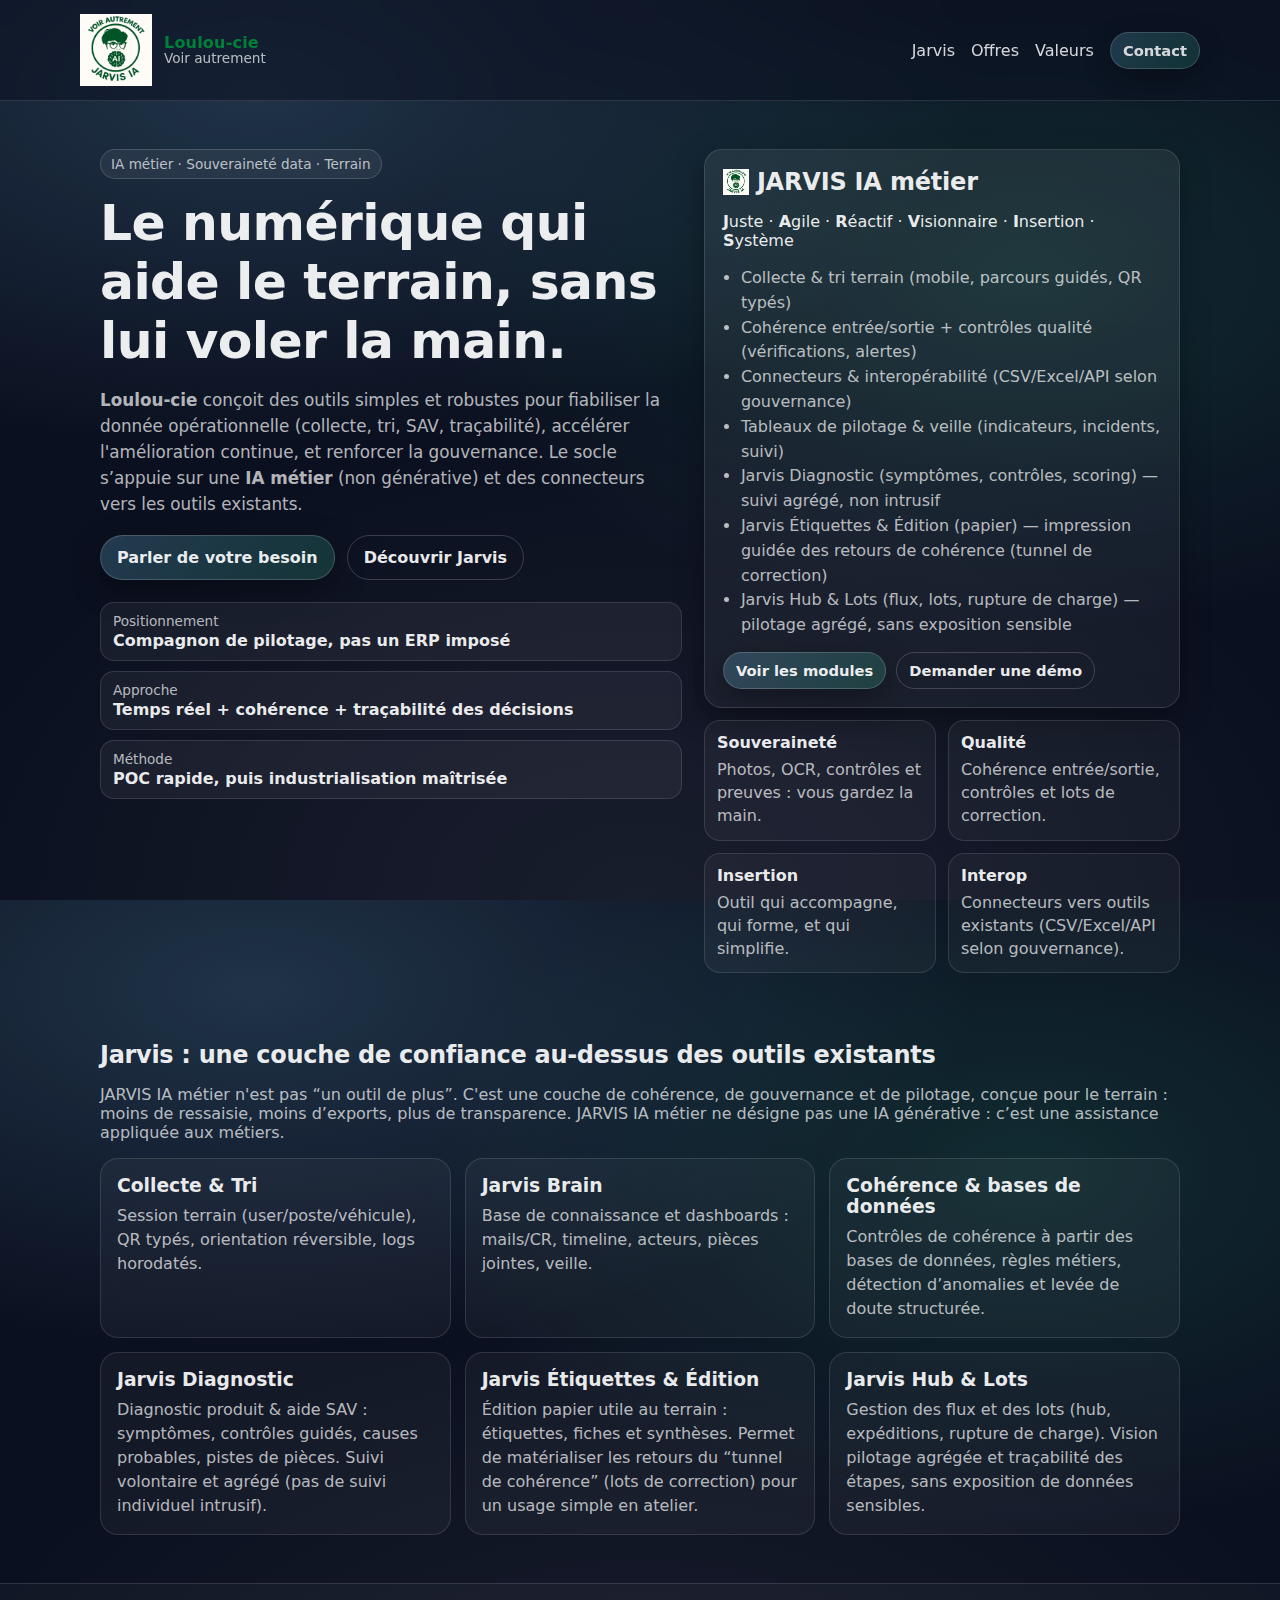
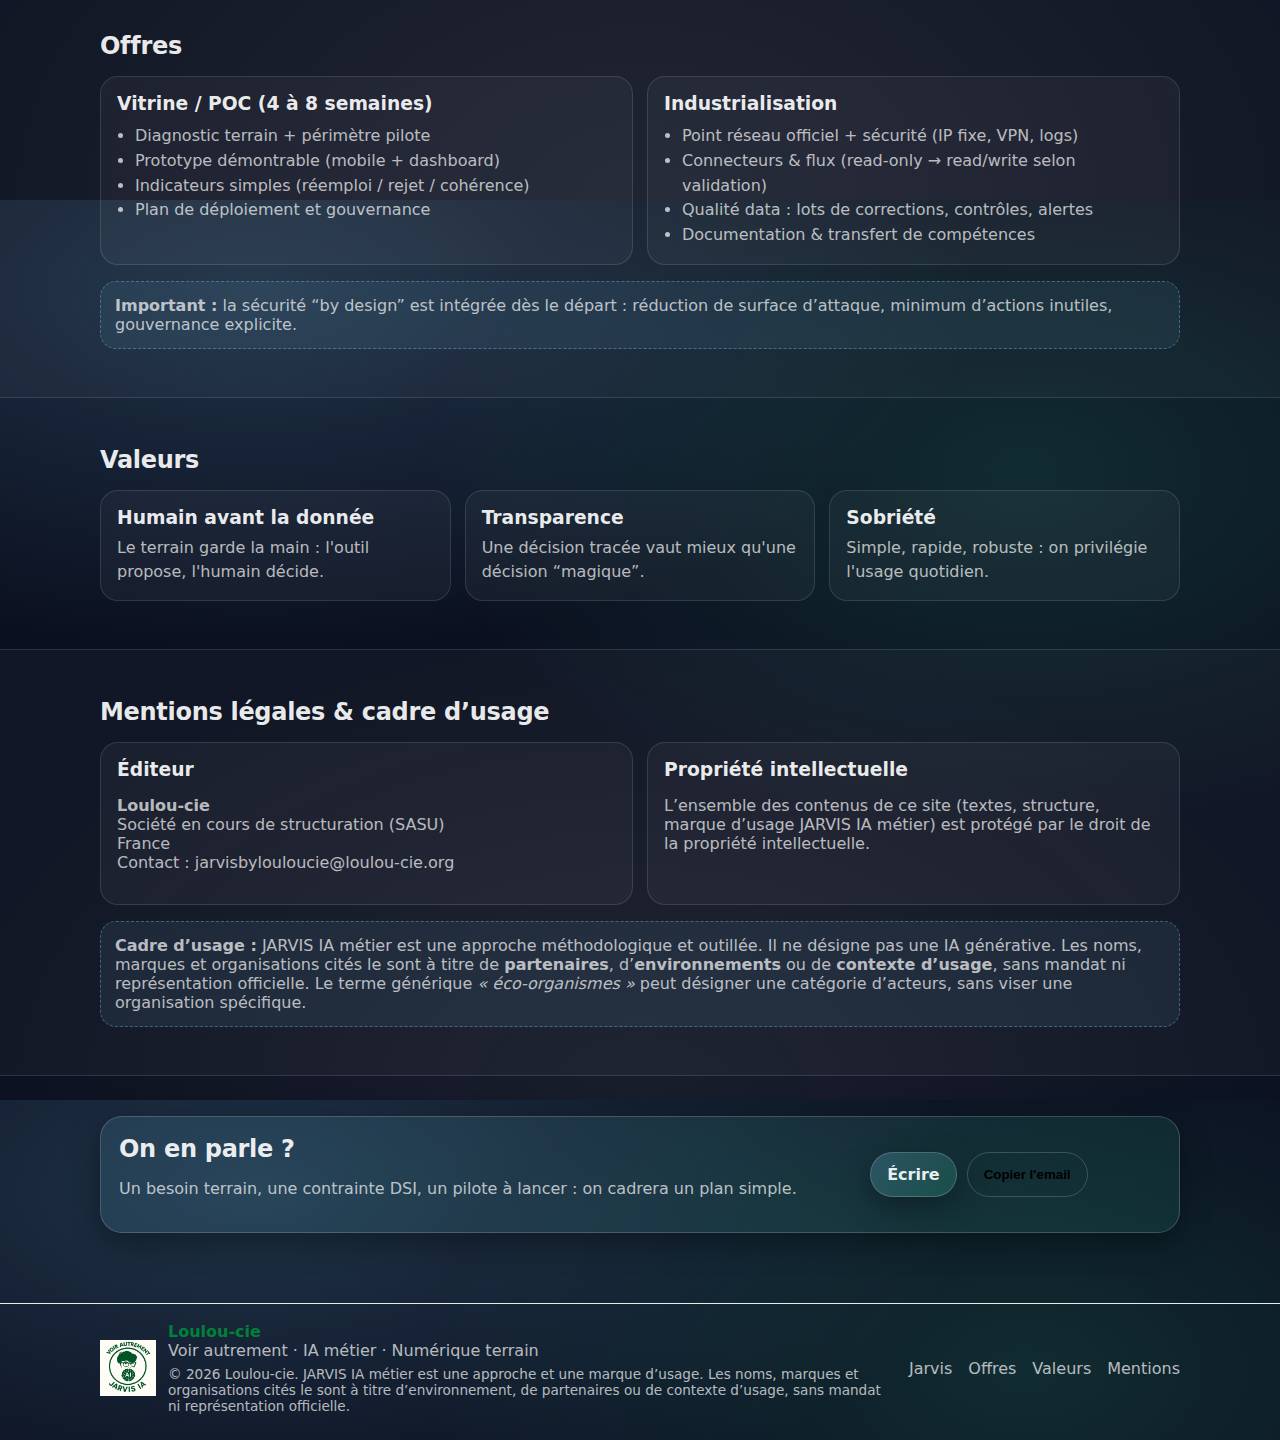
<file: index.html>
<!doctype html>
<html lang="fr">
<head>
  <meta charset="utf-8" />
  <meta name="viewport" content="width=device-width, initial-scale=1" />
  <title>Loulou-cie — Voir autrement</title>
  <meta name="description" content="Loulou-cie (SASU) — solutions numériques terrain et gouvernance de la donnée. JARVIS IA métier : Juste, Agile, Réactif, Insertion, Visionnaire, Système." />
  <link rel="icon" href="assets/favicon.svg" type="image/svg+xml" />
  <link rel="stylesheet" href="styles.css" />
  <style>
    .jarvis-title{display:flex;align-items:center;gap:.5rem}
    .jarvis-mark{display:inline-flex;opacity:1}
    .jarvis-mark img{width:26px;height:26px;display:block;object-fit:contain}
    .brand-logos {
      display: flex;
      align-items: center;
      gap: 12px;
    }
    .logo-jarvis-main {
      width: 72px;
      height: 72px;
      object-fit: contain;
    }
    .footer-logos {
      display: flex;
      align-items: center;
      gap: 10px;
      flex: 0 0 auto;
    }
    .footer-logo-loulou {
      width: 40px;
      height: 40px;
      display: block;
      object-fit: contain;
    }
    .footer-logo-jarvis {
      width: 56px;
      height: 56px;
      display: block;
      object-fit: contain;
    }
    :root {
      --jarvis-green: #00813a;
      --jarvis-green-dark: #064b25;
      --jarvis-green-light: #e4eee8;
    }
    .brand-name {
      color: var(--jarvis-green);
    }
    .footer {
      border-top: 1px solid var(--jarvis-green-light);
    }
    .footer-title {
      color: var(--jarvis-green);
    }
  </style>
</head>
<body>
  <header class="header">
    <div class="container header-inner">
      <a class="brand" href="#">
        <span class="brand-logos">
          <img src="assets/jarvis_logo.png" alt="JARVIS IA métier" class="logo-jarvis-main" style="filter:none;" />
        </span>
        <span class="brand-text">
          <span class="brand-name">Loulou-cie</span>
          <span class="brand-tagline">Voir autrement</span>
        </span>
      </a>

      <nav class="nav">
        <a href="#jarvis">Jarvis</a>
        <a href="#services">Offres</a>
        <a href="#valeurs">Valeurs</a>
        <a href="#contact" class="btn btn-sm">Contact</a>
      </nav>
    </div>
  </header>

  <main>
    <section class="hero">
      <div class="container hero-grid">
        <div class="hero-copy">
          <div class="pill">IA métier · Souveraineté data · Terrain</div>
          <h1>Le numérique qui aide le terrain, sans lui voler la main.</h1>
          <p class="lead">
            <strong>Loulou-cie</strong> conçoit des outils simples et robustes pour fiabiliser la donnée opérationnelle
            (collecte, tri, SAV, traçabilité), accélérer l'amélioration continue, et renforcer la gouvernance.
            Le socle s’appuie sur une <strong>IA métier</strong> (non générative) et des connecteurs vers les outils existants.
          </p>
          <div class="hero-cta">
            <a class="btn" href="#contact">Parler de votre besoin</a>
            <a class="btn btn-ghost" href="#jarvis">Découvrir Jarvis</a>
          </div>
          <div class="meta">
            <div class="meta-item">
              <span class="meta-k">Positionnement</span>
              <span class="meta-v">Compagnon de pilotage, pas un ERP imposé</span>
            </div>
            <div class="meta-item">
              <span class="meta-k">Approche</span>
              <span class="meta-v">Temps réel + cohérence + traçabilité des décisions</span>
            </div>
            <div class="meta-item">
              <span class="meta-k">Méthode</span>
              <span class="meta-v">POC rapide, puis industrialisation maîtrisée</span>
            </div>
          </div>
        </div>

        <div class="hero-card">
          <div class="card">
            <h2 class="jarvis-title">
              <span class="jarvis-mark" aria-hidden="true">
                <img src="assets/jarvis_logo.png" alt="" />
              </span>
              <span>JARVIS IA métier</span>
            </h2>
            <p>
              <strong>J</strong>uste · <strong>A</strong>gile · <strong>R</strong>éactif · <strong>V</strong>isionnaire ·
              <strong>I</strong>nsertion · <strong>S</strong>ystème
            </p>
            <ul class="bullets">
              <li>Collecte & tri terrain (mobile, parcours guidés, QR typés)</li>
              <li>Cohérence entrée/sortie + contrôles qualité (vérifications, alertes)</li>
              <li>Connecteurs & interopérabilité (CSV/Excel/API selon gouvernance)</li>
              <li>Tableaux de pilotage & veille (indicateurs, incidents, suivi)</li>
              <li>Jarvis Diagnostic (symptômes, contrôles, scoring) — suivi agrégé, non intrusif</li>
              <li>Jarvis Étiquettes & Édition (papier) — impression guidée des retours de cohérence (tunnel de correction)</li>
              <li>Jarvis Hub & Lots (flux, lots, rupture de charge) — pilotage agrégé, sans exposition sensible</li>
            </ul>
            <div class="card-actions">
              <a class="btn btn-sm" href="#services">Voir les modules</a>
              <a class="btn btn-sm btn-ghost" href="#contact">Demander une démo</a>
            </div>
          </div>

          <div class="mini-grid">
            <div class="mini">
              <div class="mini-title">Souveraineté</div>
              <div class="mini-text">Photos, OCR, contrôles et preuves : vous gardez la main.</div>
            </div>
            <div class="mini">
              <div class="mini-title">Qualité</div>
              <div class="mini-text">Cohérence entrée/sortie, contrôles et lots de correction.</div>
            </div>
            <div class="mini">
              <div class="mini-title">Insertion</div>
              <div class="mini-text">Outil qui accompagne, qui forme, et qui simplifie.</div>
            </div>
            <div class="mini">
              <div class="mini-title">Interop</div>
              <div class="mini-text">Connecteurs vers outils existants (CSV/Excel/API selon gouvernance).</div>
            </div>
          </div>
        </div>
      </div>
    </section>

    <section id="jarvis" class="section">
      <div class="container">
        <h2>Jarvis : une couche de confiance au-dessus des outils existants</h2>
        <p class="muted">
          JARVIS IA métier n'est pas “un outil de plus”. C'est une couche de cohérence, de gouvernance et de pilotage,
          conçue pour le terrain : moins de ressaisie, moins d’exports, plus de transparence.
          JARVIS IA métier ne désigne pas une IA générative : c’est une assistance appliquée aux métiers.
        </p>

        <div class="grid3">
          <div class="feature">
            <h3>Collecte & Tri</h3>
            <p>Session terrain (user/poste/véhicule), QR typés, orientation réversible, logs horodatés.</p>
          </div>
          <div class="feature">
            <h3>Jarvis Brain</h3>
            <p>Base de connaissance et dashboards : mails/CR, timeline, acteurs, pièces jointes, veille.</p>
          </div>
          <div class="feature">
            <h3>Cohérence & bases de données</h3>
            <p>Contrôles de cohérence à partir des bases de données, règles métiers, détection d’anomalies et levée de doute structurée.</p>
          </div>
          <div class="feature">
            <h3>Jarvis Diagnostic</h3>
            <p>Diagnostic produit & aide SAV : symptômes, contrôles guidés, causes probables, pistes de pièces. Suivi volontaire et agrégé (pas de suivi individuel intrusif).</p>
          </div>
          <div class="feature">
            <h3>Jarvis Étiquettes & Édition</h3>
            <p>Édition papier utile au terrain : étiquettes, fiches et synthèses. Permet de matérialiser les retours du “tunnel de cohérence” (lots de correction) pour un usage simple en atelier.</p>
          </div>
          <div class="feature">
            <h3>Jarvis Hub & Lots</h3>
            <p>Gestion des flux et des lots (hub, expéditions, rupture de charge). Vision pilotage agrégée et traçabilité des étapes, sans exposition de données sensibles.</p>
          </div>
        </div>
      </div>
    </section>

    <section id="services" class="section section-alt">
      <div class="container">
        <h2>Offres</h2>
        <div class="grid2">
          <div class="offer">
            <h3>Vitrine / POC (4 à 8 semaines)</h3>
            <ul>
              <li>Diagnostic terrain + périmètre pilote</li>
              <li>Prototype démontrable (mobile + dashboard)</li>
              <li>Indicateurs simples (réemploi / rejet / cohérence)</li>
              <li>Plan de déploiement et gouvernance</li>
            </ul>
          </div>
          <div class="offer">
            <h3>Industrialisation</h3>
            <ul>
              <li>Point réseau officiel + sécurité (IP fixe, VPN, logs)</li>
              <li>Connecteurs & flux (read-only → read/write selon validation)</li>
              <li>Qualité data : lots de corrections, contrôles, alertes</li>
              <li>Documentation & transfert de compétences</li>
            </ul>
          </div>
        </div>

        <div class="note">
          <strong>Important :</strong> la sécurité “by design” est intégrée dès le départ :
          réduction de surface d’attaque, minimum d’actions inutiles, gouvernance explicite.
        </div>
      </div>
    </section>

    <section id="valeurs" class="section">
      <div class="container">
        <h2>Valeurs</h2>
        <div class="grid3">
          <div class="feature">
            <h3>Humain avant la donnée</h3>
            <p>Le terrain garde la main : l'outil propose, l'humain décide.</p>
          </div>
          <div class="feature">
            <h3>Transparence</h3>
            <p>Une décision tracée vaut mieux qu'une décision “magique”.</p>
          </div>
          <div class="feature">
            <h3>Sobriété</h3>
            <p>Simple, rapide, robuste : on privilégie l'usage quotidien.</p>
          </div>
        </div>
      </div>
    </section>

    <section id="mentions" class="section section-alt">
      <div class="container">
        <h2>Mentions légales & cadre d’usage</h2>

        <div class="grid2">
          <div class="offer">
            <h3>Éditeur</h3>
            <p class="muted">
              <strong>Loulou-cie</strong><br />
              Société en cours de structuration (SASU)<br />
              France<br />
              Contact : <a href="mailto:jarvisbylouloucie@loulou-cie.org">jarvisbylouloucie@loulou-cie.org</a>
            </p>
          </div>

          <div class="offer">
            <h3>Propriété intellectuelle</h3>
            <p class="muted">
              L’ensemble des contenus de ce site (textes, structure, marque d’usage JARVIS IA métier)
              est protégé par le droit de la propriété intellectuelle.
            </p>
          </div>
        </div>

        <div class="note">
          <strong>Cadre d’usage :</strong> JARVIS IA métier est une approche méthodologique et outillée.
          Il ne désigne pas une IA générative. Les noms, marques et organisations cités le sont à titre
          de <strong>partenaires</strong>, d’<strong>environnements</strong> ou de <strong>contexte d’usage</strong>,
          sans mandat ni représentation officielle. Le terme générique <em>« éco-organismes »</em> peut
          désigner une catégorie d’acteurs, sans viser une organisation spécifique.
        </div>
      </div>
    </section>

    <section id="contact" class="section section-cta">
      <div class="container">
        <div class="cta-card">
          <div>
            <h2>On en parle ?</h2>
            <p class="muted">Un besoin terrain, une contrainte DSI, un pilote à lancer : on cadrera un plan simple.</p>
          </div>
          <div class="cta-actions">
            <a class="btn" href="mailto:jarvisbylouloucie@loulou-cie.org?subject=Contact%20Loulou-cie%20%7C%20Jarvis">Écrire</a>
            <button class="btn btn-ghost" id="copyEmail" type="button">Copier l'email</button>
          </div>
          <div class="small muted" id="copyStatus" aria-live="polite"></div>
        </div>
      </div>
    </section>
  </main>

  <footer class="footer">
    <div class="container footer-inner">
      <div class="footer-left">
        <div class="footer-logos">
          <img src="assets/jarvis_logo.png" alt="JARVIS IA métier" class="footer-logo-jarvis" />
        </div>
        <div>
          <div class="footer-title">Loulou-cie</div>
          <div class="muted">Voir autrement · IA métier · Numérique terrain</div>
          <div class="muted" style="margin-top:6px; font-size:0.85em;">
            © 2026 Loulou-cie. JARVIS IA métier est une approche et une marque d’usage.
            Les noms, marques et organisations cités le sont à titre d’environnement,
            de partenaires ou de contexte d’usage, sans mandat ni représentation officielle.
          </div>
        </div>
      </div>
      <div class="footer-right">
        <a href="#jarvis">Jarvis</a>
        <a href="#services">Offres</a>
        <a href="#valeurs">Valeurs</a>
        <a href="#mentions">Mentions</a>
      </div>
    </div>
  </footer>

  <script>
    (function () {
      const email = "jarvisbylouloucie@loulou-cie.org";
      const btn = document.getElementById("copyEmail");
      const status = document.getElementById("copyStatus");
      if (!btn) return;

      btn.addEventListener("click", async () => {
        try {
          await navigator.clipboard.writeText(email);
          status.textContent = "Email copié : " + email;
          setTimeout(() => (status.textContent = ""), 2500);
        } catch (e) {
          status.textContent = "Impossible de copier automatiquement. Email : " + email;
        }
      });
    })();
  </script>
</body>
</html>
</file>
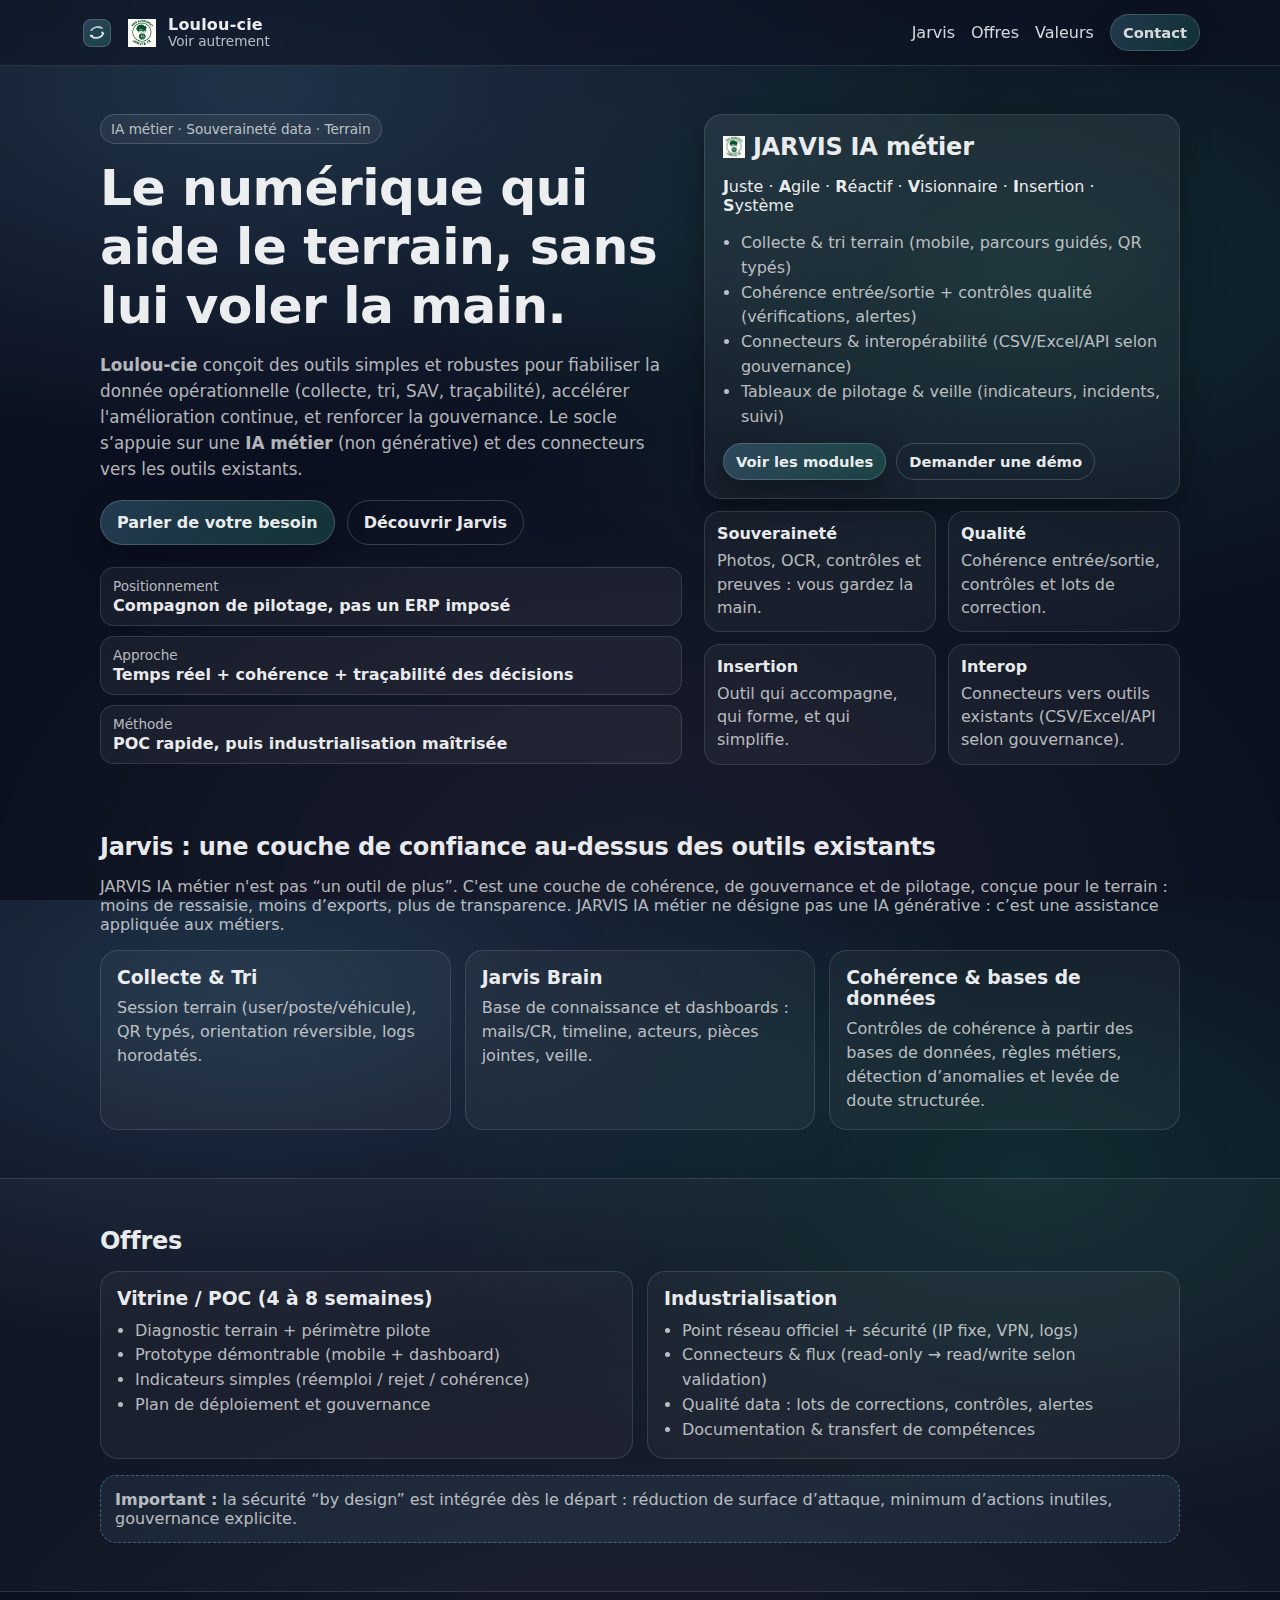
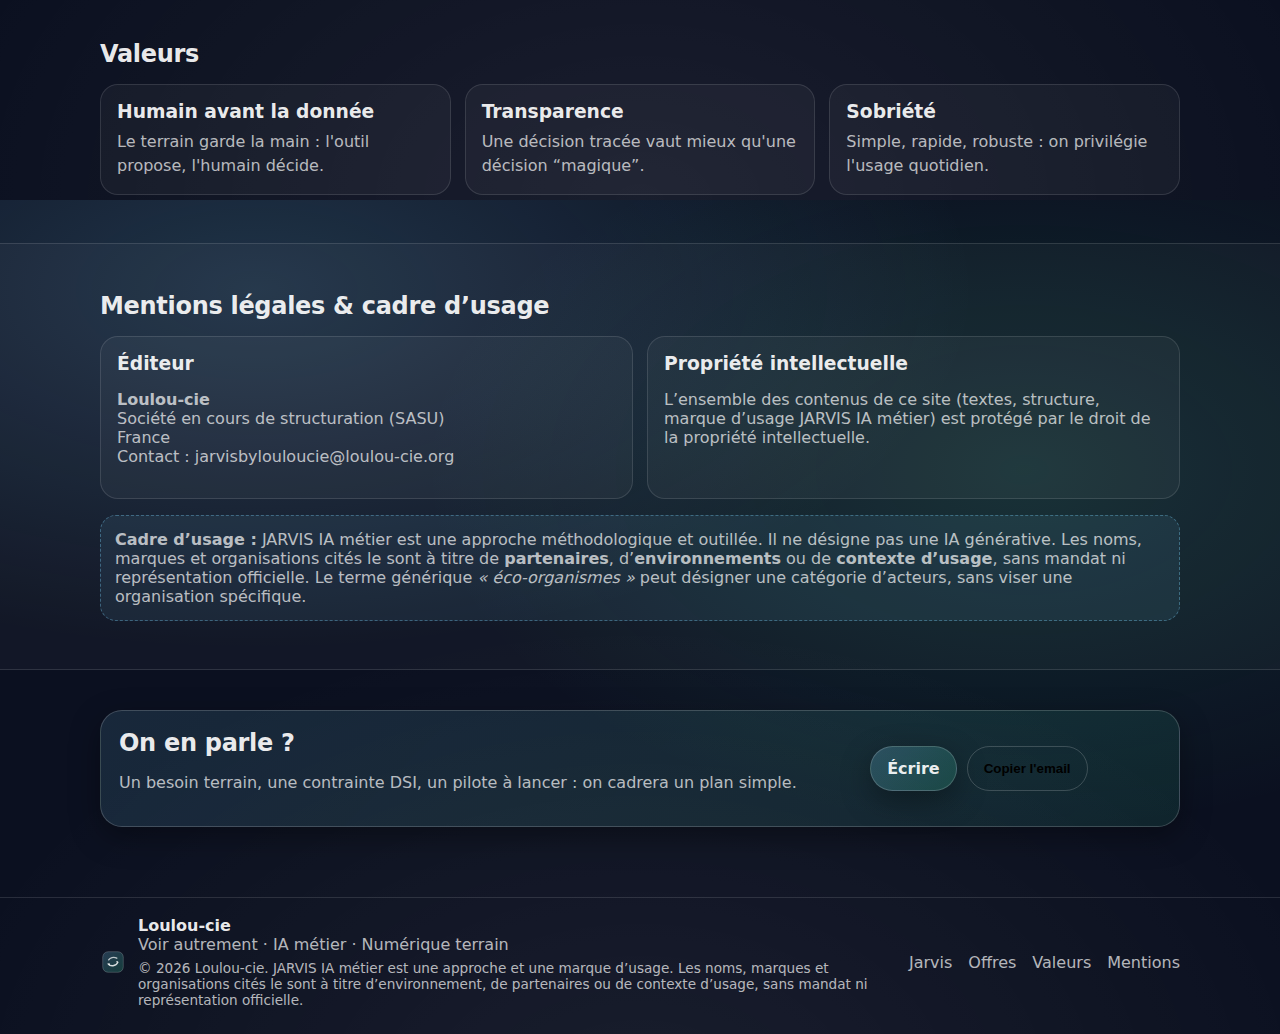
<file: loulou-cie/index.html>
<!doctype html>
<html lang="fr">
<head>
  <meta charset="utf-8" />
  <meta name="viewport" content="width=device-width, initial-scale=1" />
  <title>Loulou-cie — Voir autrement</title>
  <meta name="description" content="Loulou-cie (SASU) — solutions numériques terrain et gouvernance de la donnée. JARVIS IA métier : Juste, Agile, Réactif, Insertion, Visionnaire, Système." />
  <link rel="icon" href="assets/favicon.svg" type="image/svg+xml" />
  <link rel="stylesheet" href="styles.css" />
  <style>
    .jarvis-title{display:flex;align-items:center;gap:.5rem}
    .jarvis-mark{display:inline-flex;opacity:1}
    .jarvis-mark img{width:22px;height:22px;display:block;object-fit:contain}
    .brand-logos {
      display: flex;
      align-items: center;
      gap: 14px;
    }
    .logo-jarvis-main {
      width: 28px;
      height: 28px;
      object-fit: contain;
    }
  </style>
</head>
<body>
  <header class="header">
    <div class="container header-inner">
      <a class="brand" href="#">
        <span class="brand-logos">
          <img src="assets/logo-loulou-cie.svg" alt="Loulou-cie" class="logo" />
          <img src="assets/logo-jarvis.png" alt="JARVIS IA métier" class="logo-jarvis-main" />
        </span>
        <span class="brand-text">
          <span class="brand-name">Loulou-cie</span>
          <span class="brand-tagline">Voir autrement</span>
        </span>
      </a>

      <nav class="nav">
        <a href="#jarvis">Jarvis</a>
        <a href="#services">Offres</a>
        <a href="#valeurs">Valeurs</a>
        <a href="#contact" class="btn btn-sm">Contact</a>
      </nav>
    </div>
  </header>

  <main>
    <section class="hero">
      <div class="container hero-grid">
        <div class="hero-copy">
          <div class="pill">IA métier · Souveraineté data · Terrain</div>
          <h1>Le numérique qui aide le terrain, sans lui voler la main.</h1>
          <p class="lead">
            <strong>Loulou-cie</strong> conçoit des outils simples et robustes pour fiabiliser la donnée opérationnelle
            (collecte, tri, SAV, traçabilité), accélérer l'amélioration continue, et renforcer la gouvernance.
            Le socle s’appuie sur une <strong>IA métier</strong> (non générative) et des connecteurs vers les outils existants.
          </p>
          <div class="hero-cta">
            <a class="btn" href="#contact">Parler de votre besoin</a>
            <a class="btn btn-ghost" href="#jarvis">Découvrir Jarvis</a>
          </div>
          <div class="meta">
            <div class="meta-item">
              <span class="meta-k">Positionnement</span>
              <span class="meta-v">Compagnon de pilotage, pas un ERP imposé</span>
            </div>
            <div class="meta-item">
              <span class="meta-k">Approche</span>
              <span class="meta-v">Temps réel + cohérence + traçabilité des décisions</span>
            </div>
            <div class="meta-item">
              <span class="meta-k">Méthode</span>
              <span class="meta-v">POC rapide, puis industrialisation maîtrisée</span>
            </div>
          </div>
        </div>

        <div class="hero-card">
          <div class="card">
            <h2 class="jarvis-title">
              <span class="jarvis-mark" aria-hidden="true">
                <img src="assets/logo-jarvis.png" alt="" />
              </span>
              <span>JARVIS IA métier</span>
            </h2>
            <p>
              <strong>J</strong>uste · <strong>A</strong>gile · <strong>R</strong>éactif · <strong>V</strong>isionnaire ·
              <strong>I</strong>nsertion · <strong>S</strong>ystème
            </p>
            <ul class="bullets">
              <li>Collecte & tri terrain (mobile, parcours guidés, QR typés)</li>
              <li>Cohérence entrée/sortie + contrôles qualité (vérifications, alertes)</li>
              <li>Connecteurs & interopérabilité (CSV/Excel/API selon gouvernance)</li>
              <li>Tableaux de pilotage & veille (indicateurs, incidents, suivi)</li>
            </ul>
            <div class="card-actions">
              <a class="btn btn-sm" href="#services">Voir les modules</a>
              <a class="btn btn-sm btn-ghost" href="#contact">Demander une démo</a>
            </div>
          </div>

          <div class="mini-grid">
            <div class="mini">
              <div class="mini-title">Souveraineté</div>
              <div class="mini-text">Photos, OCR, contrôles et preuves : vous gardez la main.</div>
            </div>
            <div class="mini">
              <div class="mini-title">Qualité</div>
              <div class="mini-text">Cohérence entrée/sortie, contrôles et lots de correction.</div>
            </div>
            <div class="mini">
              <div class="mini-title">Insertion</div>
              <div class="mini-text">Outil qui accompagne, qui forme, et qui simplifie.</div>
            </div>
            <div class="mini">
              <div class="mini-title">Interop</div>
              <div class="mini-text">Connecteurs vers outils existants (CSV/Excel/API selon gouvernance).</div>
            </div>
          </div>
        </div>
      </div>
    </section>

    <section id="jarvis" class="section">
      <div class="container">
        <h2>Jarvis : une couche de confiance au-dessus des outils existants</h2>
        <p class="muted">
          JARVIS IA métier n'est pas “un outil de plus”. C'est une couche de cohérence, de gouvernance et de pilotage,
          conçue pour le terrain : moins de ressaisie, moins d’exports, plus de transparence.
          JARVIS IA métier ne désigne pas une IA générative : c’est une assistance appliquée aux métiers.
        </p>

        <div class="grid3">
          <div class="feature">
            <h3>Collecte & Tri</h3>
            <p>Session terrain (user/poste/véhicule), QR typés, orientation réversible, logs horodatés.</p>
          </div>
          <div class="feature">
            <h3>Jarvis Brain</h3>
            <p>Base de connaissance et dashboards : mails/CR, timeline, acteurs, pièces jointes, veille.</p>
          </div>
          <div class="feature">
            <h3>Cohérence & bases de données</h3>
            <p>Contrôles de cohérence à partir des bases de données, règles métiers, détection d’anomalies et levée de doute structurée.</p>
          </div>
        </div>
      </div>
    </section>

    <section id="services" class="section section-alt">
      <div class="container">
        <h2>Offres</h2>
        <div class="grid2">
          <div class="offer">
            <h3>Vitrine / POC (4 à 8 semaines)</h3>
            <ul>
              <li>Diagnostic terrain + périmètre pilote</li>
              <li>Prototype démontrable (mobile + dashboard)</li>
              <li>Indicateurs simples (réemploi / rejet / cohérence)</li>
              <li>Plan de déploiement et gouvernance</li>
            </ul>
          </div>
          <div class="offer">
            <h3>Industrialisation</h3>
            <ul>
              <li>Point réseau officiel + sécurité (IP fixe, VPN, logs)</li>
              <li>Connecteurs & flux (read-only → read/write selon validation)</li>
              <li>Qualité data : lots de corrections, contrôles, alertes</li>
              <li>Documentation & transfert de compétences</li>
            </ul>
          </div>
        </div>

        <div class="note">
          <strong>Important :</strong> la sécurité “by design” est intégrée dès le départ :
          réduction de surface d’attaque, minimum d’actions inutiles, gouvernance explicite.
        </div>
      </div>
    </section>

    <section id="valeurs" class="section">
      <div class="container">
        <h2>Valeurs</h2>
        <div class="grid3">
          <div class="feature">
            <h3>Humain avant la donnée</h3>
            <p>Le terrain garde la main : l'outil propose, l'humain décide.</p>
          </div>
          <div class="feature">
            <h3>Transparence</h3>
            <p>Une décision tracée vaut mieux qu'une décision “magique”.</p>
          </div>
          <div class="feature">
            <h3>Sobriété</h3>
            <p>Simple, rapide, robuste : on privilégie l'usage quotidien.</p>
          </div>
        </div>
      </div>
    </section>

    <section id="mentions" class="section section-alt">
      <div class="container">
        <h2>Mentions légales & cadre d’usage</h2>

        <div class="grid2">
          <div class="offer">
            <h3>Éditeur</h3>
            <p class="muted">
              <strong>Loulou-cie</strong><br />
              Société en cours de structuration (SASU)<br />
              France<br />
              Contact : <a href="mailto:jarvisbylouloucie@loulou-cie.org">jarvisbylouloucie@loulou-cie.org</a>
            </p>
          </div>

          <div class="offer">
            <h3>Propriété intellectuelle</h3>
            <p class="muted">
              L’ensemble des contenus de ce site (textes, structure, marque d’usage JARVIS IA métier)
              est protégé par le droit de la propriété intellectuelle.
            </p>
          </div>
        </div>

        <div class="note">
          <strong>Cadre d’usage :</strong> JARVIS IA métier est une approche méthodologique et outillée.
          Il ne désigne pas une IA générative. Les noms, marques et organisations cités le sont à titre
          de <strong>partenaires</strong>, d’<strong>environnements</strong> ou de <strong>contexte d’usage</strong>,
          sans mandat ni représentation officielle. Le terme générique <em>« éco-organismes »</em> peut
          désigner une catégorie d’acteurs, sans viser une organisation spécifique.
        </div>
      </div>
    </section>

    <section id="contact" class="section section-cta">
      <div class="container">
        <div class="cta-card">
          <div>
            <h2>On en parle ?</h2>
            <p class="muted">Un besoin terrain, une contrainte DSI, un pilote à lancer : on cadrera un plan simple.</p>
          </div>
          <div class="cta-actions">
            <a class="btn" href="mailto:jarvisbylouloucie@loulou-cie.org?subject=Contact%20Loulou-cie%20%7C%20Jarvis">Écrire</a>
            <button class="btn btn-ghost" id="copyEmail" type="button">Copier l'email</button>
          </div>
          <div class="small muted" id="copyStatus" aria-live="polite"></div>
        </div>
      </div>
    </section>
  </main>

  <footer class="footer">
    <div class="container footer-inner">
      <div class="footer-left">
        <img src="assets/logo-loulou-cie.svg" alt="" class="logo small" />
        <div>
          <div class="footer-title">Loulou-cie</div>
          <div class="muted">Voir autrement · IA métier · Numérique terrain</div>
          <div class="muted" style="margin-top:6px; font-size:0.85em;">
            © 2026 Loulou-cie. JARVIS IA métier est une approche et une marque d’usage.
            Les noms, marques et organisations cités le sont à titre d’environnement,
            de partenaires ou de contexte d’usage, sans mandat ni représentation officielle.
          </div>
        </div>
      </div>
      <div class="footer-right">
        <a href="#jarvis">Jarvis</a>
        <a href="#services">Offres</a>
        <a href="#valeurs">Valeurs</a>
        <a href="#mentions">Mentions</a>
      </div>
    </div>
  </footer>

  <script>
    (function () {
      const email = "jarvisbylouloucie@loulou-cie.org";
      const btn = document.getElementById("copyEmail");
      const status = document.getElementById("copyStatus");
      if (!btn) return;

      btn.addEventListener("click", async () => {
        try {
          await navigator.clipboard.writeText(email);
          status.textContent = "Email copié : " + email;
          setTimeout(() => (status.textContent = ""), 2500);
        } catch (e) {
          status.textContent = "Impossible de copier automatiquement. Email : " + email;
        }
      });
    })();
  </script>
</body>
</html>
</file>
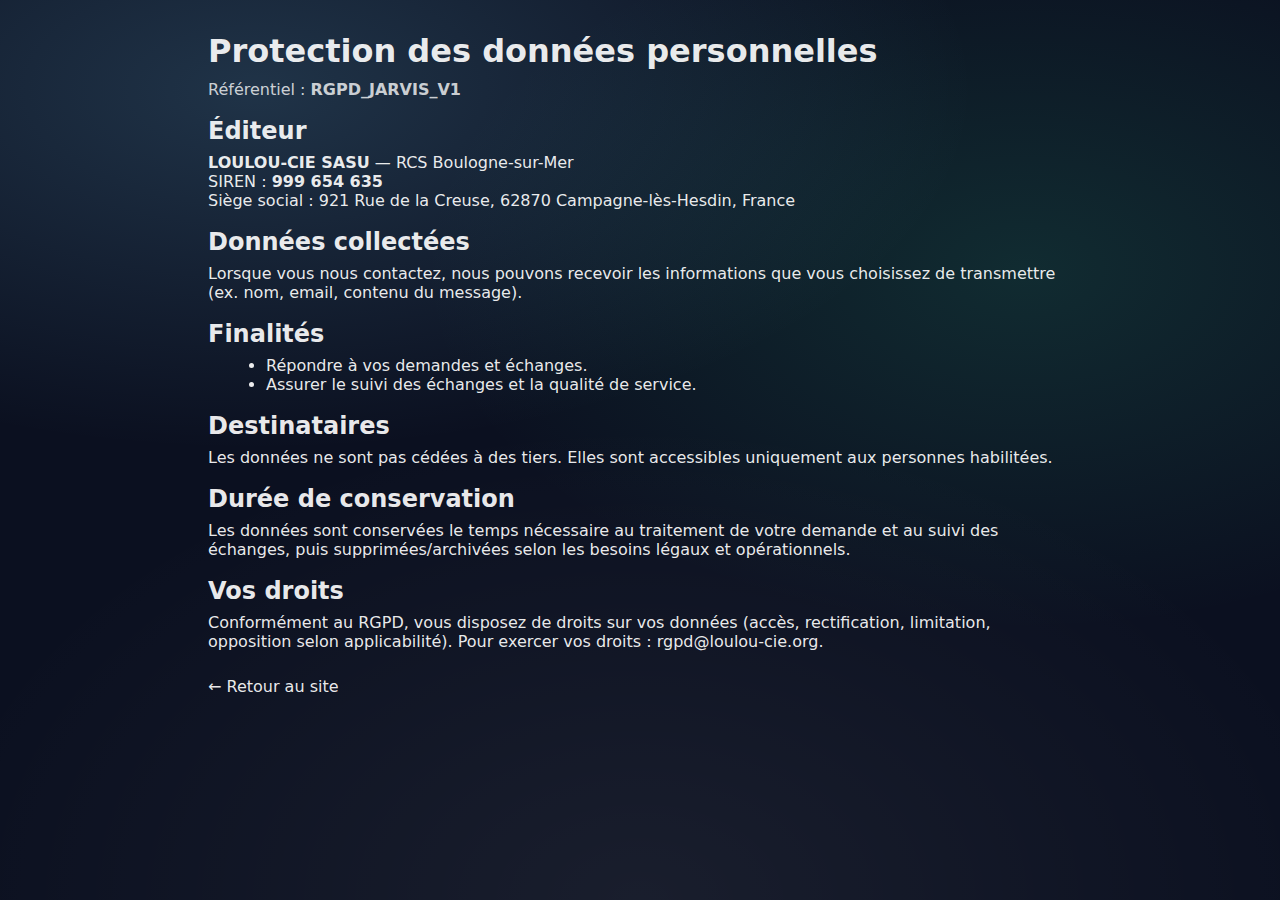
<file: privacy.html>
<!doctype html>
<html lang="fr">
<head>
  <meta charset="utf-8" />
  <meta name="viewport" content="width=device-width, initial-scale=1" />
  <title>Loulou-cie — Protection des données</title>
  <meta name="description" content="Protection des données personnelles — Loulou-cie" />
  <link rel="icon" href="assets/favicon.svg" type="image/svg+xml" />
  <link rel="stylesheet" href="styles.css" />
</head>
<body>
  <main style="max-width:900px;margin:0 auto;padding:32px 18px;">
    <h1 style="margin:0 0 10px;">Protection des données personnelles</h1>
    <p style="margin:0 0 18px;opacity:.85;">Référentiel : <b>RGPD_JARVIS_V1</b></p>

    <section style="margin:18px 0;">
      <h2 style="margin:0 0 8px;">Éditeur</h2>
      <p style="margin:0;">
        <b>LOULOU-CIE SASU</b> — RCS Boulogne-sur-Mer<br>
        SIREN : <b>999 654 635</b><br>
        Siège social : 921 Rue de la Creuse, 62870 Campagne-lès-Hesdin, France
      </p>
    </section>

    <section style="margin:18px 0;">
      <h2 style="margin:0 0 8px;">Données collectées</h2>
      <p style="margin:0;">Lorsque vous nous contactez, nous pouvons recevoir les informations que vous choisissez de transmettre (ex. nom, email, contenu du message).</p>
    </section>

    <section style="margin:18px 0;">
      <h2 style="margin:0 0 8px;">Finalités</h2>
      <ul style="margin:0 0 0 18px;">
        <li>Répondre à vos demandes et échanges.</li>
        <li>Assurer le suivi des échanges et la qualité de service.</li>
      </ul>
    </section>

    <section style="margin:18px 0;">
      <h2 style="margin:0 0 8px;">Destinataires</h2>
      <p style="margin:0;">Les données ne sont pas cédées à des tiers. Elles sont accessibles uniquement aux personnes habilitées.</p>
    </section>

    <section style="margin:18px 0;">
      <h2 style="margin:0 0 8px;">Durée de conservation</h2>
      <p style="margin:0;">Les données sont conservées le temps nécessaire au traitement de votre demande et au suivi des échanges, puis supprimées/archivées selon les besoins légaux et opérationnels.</p>
    </section>

    <section style="margin:18px 0;">
      <h2 style="margin:0 0 8px;">Vos droits</h2>
      <p style="margin:0;">Conformément au RGPD, vous disposez de droits sur vos données (accès, rectification, limitation, opposition selon applicabilité). Pour exercer vos droits : <a href="mailto:rgpd@loulou-cie.org">rgpd@loulou-cie.org</a>.</p>
    </section>

    <p style="margin-top:26px;"><a href="index.html">← Retour au site</a></p>
  </main>
</body>
</html>
</file>
<file: styles.css>
/* Loulou-cie — GitHub Pages package (static) */
:root{
  --bg: #0b1020;
  --panel: rgba(255,255,255,0.06);
  --panel2: rgba(255,255,255,0.08);
  --text: rgba(255,255,255,0.92);
  --muted: rgba(255,255,255,0.70);
  --line: rgba(255,255,255,0.12);
  --accent: #7dd3fc;
  --accent2: #34d399;
  --shadow: 0 10px 30px rgba(0,0,0,0.35);
}

*{box-sizing:border-box}
html,body{height:100%}
body{
  margin:0;
  font-family: ui-sans-serif, system-ui, -apple-system, Segoe UI, Roboto, Helvetica, Arial, "Apple Color Emoji","Segoe UI Emoji";
  color: var(--text);
  background: radial-gradient(1200px 600px at 20% 10%, rgba(125,211,252,0.18), transparent 60%),
              radial-gradient(1000px 600px at 80% 30%, rgba(52,211,153,0.14), transparent 60%),
              radial-gradient(1200px 800px at 50% 100%, rgba(255,255,255,0.06), transparent 60%),
              var(--bg);
}

a{color:inherit; text-decoration:none}
.container{max-width:1120px; margin:0 auto; padding:0 20px}
.muted{color:var(--muted)}
.small{font-size:0.9rem}

.header{
  position:sticky; top:0; z-index:10;
  backdrop-filter: blur(14px);
  background: rgba(11,16,32,0.55);
  border-bottom: 1px solid var(--line);
}
.header-inner{
  display:flex; align-items:center; justify-content:space-between;
  padding:14px 0;
}
.brand{display:flex; align-items:center; gap:12px}
.logo{width:34px; height:34px}
.logo.small{width:26px; height:26px}
.brand-text{display:flex; flex-direction:column; line-height:1.1}
.brand-name{font-weight:700; letter-spacing:0.2px}
.brand-tagline{font-size:0.85rem; color:var(--muted)}
.nav{display:flex; gap:16px; align-items:center}
.nav a{opacity:0.9}
.nav a:hover{opacity:1}

.btn{
  display:inline-flex; align-items:center; justify-content:center;
  padding:12px 16px;
  border-radius:999px;
  border:1px solid rgba(255,255,255,0.18);
  background: linear-gradient(135deg, rgba(125,211,252,0.22), rgba(52,211,153,0.18));
  box-shadow: var(--shadow);
  font-weight:600;
  transition: transform .08s ease, border-color .2s ease, background .2s ease, opacity .2s ease;
}
.btn:hover{transform: translateY(-1px); border-color: rgba(255,255,255,0.28)}
.btn:active{transform: translateY(0px)}
.btn-sm{padding:9px 12px; font-size:0.92rem}
.btn-ghost{
  background: transparent;
  box-shadow:none;
}
.btn-ghost:hover{border-color: rgba(255,255,255,0.30)}
.pill{
  display:inline-flex; align-items:center;
  padding:6px 10px;
  border-radius:999px;
  border:1px solid rgba(255,255,255,0.16);
  background: rgba(255,255,255,0.06);
  color: var(--muted);
  font-size:0.85rem;
  width: fit-content;
}

.hero{padding:48px 0 20px}
.hero-grid{display:grid; grid-template-columns: 1.1fr 0.9fr; gap:22px; align-items:start}
.hero-copy h1{font-size: clamp(2rem, 4vw, 3.15rem); margin:14px 0 12px; letter-spacing:-0.6px}
.lead{font-size:1.05rem; color:var(--muted); line-height:1.55}
.hero-cta{display:flex; gap:12px; margin-top:18px; flex-wrap:wrap}
.meta{margin-top:22px; display:grid; gap:10px}
.meta-item{padding:10px 12px; background: rgba(255,255,255,0.05); border:1px solid var(--line); border-radius:14px}
.meta-k{display:block; font-size:0.85rem; color:var(--muted)}
.meta-v{display:block; font-weight:600; margin-top:2px}

.hero-card .card{
  background: linear-gradient(180deg, rgba(255,255,255,0.07), rgba(255,255,255,0.04));
  border: 1px solid var(--line);
  border-radius:18px;
  padding:18px 18px;
  box-shadow: var(--shadow);
}
.hero-card h2{margin:0 0 8px; letter-spacing:-0.2px}
.bullets{margin:12px 0 0; padding-left:18px; color:var(--muted); line-height:1.55}
.card-actions{display:flex; gap:10px; margin-top:14px; flex-wrap:wrap}

.mini-grid{display:grid; grid-template-columns: 1fr 1fr; gap:12px; margin-top:12px}
.mini{
  padding:12px 12px;
  border-radius:16px;
  border:1px solid var(--line);
  background: rgba(255,255,255,0.04);
}
.mini-title{font-weight:700}
.mini-text{color:var(--muted); margin-top:6px; line-height:1.45}

.section{padding:48px 0}
.section-alt{background: rgba(255,255,255,0.03); border-top:1px solid var(--line); border-bottom:1px solid var(--line)}
.section h2{margin:0 0 12px; letter-spacing:-0.3px}
.grid3{display:grid; grid-template-columns: repeat(3, 1fr); gap:14px; margin-top:16px}
.grid2{display:grid; grid-template-columns: repeat(2, 1fr); gap:14px; margin-top:16px}
.feature, .offer{
  border:1px solid var(--line);
  background: rgba(255,255,255,0.04);
  border-radius:18px;
  padding:16px 16px;
}
.feature h3,.offer h3{margin:0 0 8px}
.feature p{margin:0; color:var(--muted); line-height:1.5}
.offer ul{margin:10px 0 0; padding-left:18px; color:var(--muted); line-height:1.55}

.note{
  margin-top:16px;
  border:1px dashed rgba(125,211,252,0.35);
  background: rgba(125,211,252,0.08);
  border-radius:16px;
  padding:14px 14px;
  color: var(--muted);
}

.section-cta{padding:40px 0 70px}
.cta-card{
  display:flex; align-items:center; justify-content:space-between; gap:16px;
  border:1px solid rgba(255,255,255,0.18);
  background: linear-gradient(135deg, rgba(125,211,252,0.12), rgba(52,211,153,0.10));
  border-radius:22px;
  padding:18px 18px;
  box-shadow: var(--shadow);
}
.cta-actions{display:flex; gap:10px; flex-wrap:wrap}

.footer{
  border-top:1px solid var(--line);
  padding:18px 0 26px;
  color: var(--muted);
}
.footer-inner{display:flex; align-items:center; justify-content:space-between; gap:16px}
.footer-left{display:flex; align-items:center; gap:12px}
.footer-title{font-weight:700; color:var(--text)}
.footer-right{display:flex; gap:16px}
.footer-right a:hover{color: var(--text)}

@media (max-width: 920px){
  .hero-grid{grid-template-columns: 1fr; }
  .mini-grid{grid-template-columns: 1fr 1fr;}
}
@media (max-width: 720px){
  .nav{display:none}
  .grid3{grid-template-columns: 1fr}
  .grid2{grid-template-columns: 1fr}
  .mini-grid{grid-template-columns: 1fr}
  .cta-card{flex-direction:column; align-items:flex-start}
}

/* RGPD / Privacy footer (V1) */
.rgpdFooter{
  margin:24px 0 0;
  padding:16px 16px;
  border:1px solid rgba(0,0,0,.08);
  border-radius:14px;
  background: rgba(0,0,0,.02);
  font-size:14px;
  line-height:1.45;
}
.rgpdFooter__title{font-weight:700;margin-bottom:6px;}
.rgpdFooter__text{opacity:.92;}
.rgpdFooter__text a{text-decoration:underline;}
.rgpdFooter__ref{opacity:.75;}
@media (max-width: 640px){
  .rgpdFooter{padding:14px 12px;font-size:13px;}
}
</file>
<file: loulou-cie/styles.css>
/* Loulou-cie — GitHub Pages package (static) */
:root{
  --bg: #0b1020;
  --panel: rgba(255,255,255,0.06);
  --panel2: rgba(255,255,255,0.08);
  --text: rgba(255,255,255,0.92);
  --muted: rgba(255,255,255,0.70);
  --line: rgba(255,255,255,0.12);
  --accent: #7dd3fc;
  --accent2: #34d399;
  --shadow: 0 10px 30px rgba(0,0,0,0.35);
}

*{box-sizing:border-box}
html,body{height:100%}
body{
  margin:0;
  font-family: ui-sans-serif, system-ui, -apple-system, Segoe UI, Roboto, Helvetica, Arial, "Apple Color Emoji","Segoe UI Emoji";
  color: var(--text);
  background: radial-gradient(1200px 600px at 20% 10%, rgba(125,211,252,0.18), transparent 60%),
              radial-gradient(1000px 600px at 80% 30%, rgba(52,211,153,0.14), transparent 60%),
              radial-gradient(1200px 800px at 50% 100%, rgba(255,255,255,0.06), transparent 60%),
              var(--bg);
}

a{color:inherit; text-decoration:none}
.container{max-width:1120px; margin:0 auto; padding:0 20px}
.muted{color:var(--muted)}
.small{font-size:0.9rem}

.header{
  position:sticky; top:0; z-index:10;
  backdrop-filter: blur(14px);
  background: rgba(11,16,32,0.55);
  border-bottom: 1px solid var(--line);
}
.header-inner{
  display:flex; align-items:center; justify-content:space-between;
  padding:14px 0;
}
.brand{display:flex; align-items:center; gap:12px}
.logo{width:34px; height:34px}
.logo.small{width:26px; height:26px}
.brand-text{display:flex; flex-direction:column; line-height:1.1}
.brand-name{font-weight:700; letter-spacing:0.2px}
.brand-tagline{font-size:0.85rem; color:var(--muted)}
.nav{display:flex; gap:16px; align-items:center}
.nav a{opacity:0.9}
.nav a:hover{opacity:1}

.btn{
  display:inline-flex; align-items:center; justify-content:center;
  padding:12px 16px;
  border-radius:999px;
  border:1px solid rgba(255,255,255,0.18);
  background: linear-gradient(135deg, rgba(125,211,252,0.22), rgba(52,211,153,0.18));
  box-shadow: var(--shadow);
  font-weight:600;
  transition: transform .08s ease, border-color .2s ease, background .2s ease, opacity .2s ease;
}
.btn:hover{transform: translateY(-1px); border-color: rgba(255,255,255,0.28)}
.btn:active{transform: translateY(0px)}
.btn-sm{padding:9px 12px; font-size:0.92rem}
.btn-ghost{
  background: transparent;
  box-shadow:none;
}
.btn-ghost:hover{border-color: rgba(255,255,255,0.30)}
.pill{
  display:inline-flex; align-items:center;
  padding:6px 10px;
  border-radius:999px;
  border:1px solid rgba(255,255,255,0.16);
  background: rgba(255,255,255,0.06);
  color: var(--muted);
  font-size:0.85rem;
  width: fit-content;
}

.hero{padding:48px 0 20px}
.hero-grid{display:grid; grid-template-columns: 1.1fr 0.9fr; gap:22px; align-items:start}
.hero-copy h1{font-size: clamp(2rem, 4vw, 3.15rem); margin:14px 0 12px; letter-spacing:-0.6px}
.lead{font-size:1.05rem; color:var(--muted); line-height:1.55}
.hero-cta{display:flex; gap:12px; margin-top:18px; flex-wrap:wrap}
.meta{margin-top:22px; display:grid; gap:10px}
.meta-item{padding:10px 12px; background: rgba(255,255,255,0.05); border:1px solid var(--line); border-radius:14px}
.meta-k{display:block; font-size:0.85rem; color:var(--muted)}
.meta-v{display:block; font-weight:600; margin-top:2px}

.hero-card .card{
  background: linear-gradient(180deg, rgba(255,255,255,0.07), rgba(255,255,255,0.04));
  border: 1px solid var(--line);
  border-radius:18px;
  padding:18px 18px;
  box-shadow: var(--shadow);
}
.hero-card h2{margin:0 0 8px; letter-spacing:-0.2px}
.bullets{margin:12px 0 0; padding-left:18px; color:var(--muted); line-height:1.55}
.card-actions{display:flex; gap:10px; margin-top:14px; flex-wrap:wrap}

.mini-grid{display:grid; grid-template-columns: 1fr 1fr; gap:12px; margin-top:12px}
.mini{
  padding:12px 12px;
  border-radius:16px;
  border:1px solid var(--line);
  background: rgba(255,255,255,0.04);
}
.mini-title{font-weight:700}
.mini-text{color:var(--muted); margin-top:6px; line-height:1.45}

.section{padding:48px 0}
.section-alt{background: rgba(255,255,255,0.03); border-top:1px solid var(--line); border-bottom:1px solid var(--line)}
.section h2{margin:0 0 12px; letter-spacing:-0.3px}
.grid3{display:grid; grid-template-columns: repeat(3, 1fr); gap:14px; margin-top:16px}
.grid2{display:grid; grid-template-columns: repeat(2, 1fr); gap:14px; margin-top:16px}
.feature, .offer{
  border:1px solid var(--line);
  background: rgba(255,255,255,0.04);
  border-radius:18px;
  padding:16px 16px;
}
.feature h3,.offer h3{margin:0 0 8px}
.feature p{margin:0; color:var(--muted); line-height:1.5}
.offer ul{margin:10px 0 0; padding-left:18px; color:var(--muted); line-height:1.55}

.note{
  margin-top:16px;
  border:1px dashed rgba(125,211,252,0.35);
  background: rgba(125,211,252,0.08);
  border-radius:16px;
  padding:14px 14px;
  color: var(--muted);
}

.section-cta{padding:40px 0 70px}
.cta-card{
  display:flex; align-items:center; justify-content:space-between; gap:16px;
  border:1px solid rgba(255,255,255,0.18);
  background: linear-gradient(135deg, rgba(125,211,252,0.12), rgba(52,211,153,0.10));
  border-radius:22px;
  padding:18px 18px;
  box-shadow: var(--shadow);
}
.cta-actions{display:flex; gap:10px; flex-wrap:wrap}

.footer{
  border-top:1px solid var(--line);
  padding:18px 0 26px;
  color: var(--muted);
}
.footer-inner{display:flex; align-items:center; justify-content:space-between; gap:16px}
.footer-left{display:flex; align-items:center; gap:12px}
.footer-title{font-weight:700; color:var(--text)}
.footer-right{display:flex; gap:16px}
.footer-right a:hover{color: var(--text)}

@media (max-width: 920px){
  .hero-grid{grid-template-columns: 1fr; }
  .mini-grid{grid-template-columns: 1fr 1fr;}
}
@media (max-width: 720px){
  .nav{display:none}
  .grid3{grid-template-columns: 1fr}
  .grid2{grid-template-columns: 1fr}
  .mini-grid{grid-template-columns: 1fr}
  .cta-card{flex-direction:column; align-items:flex-start}
}
</file>
